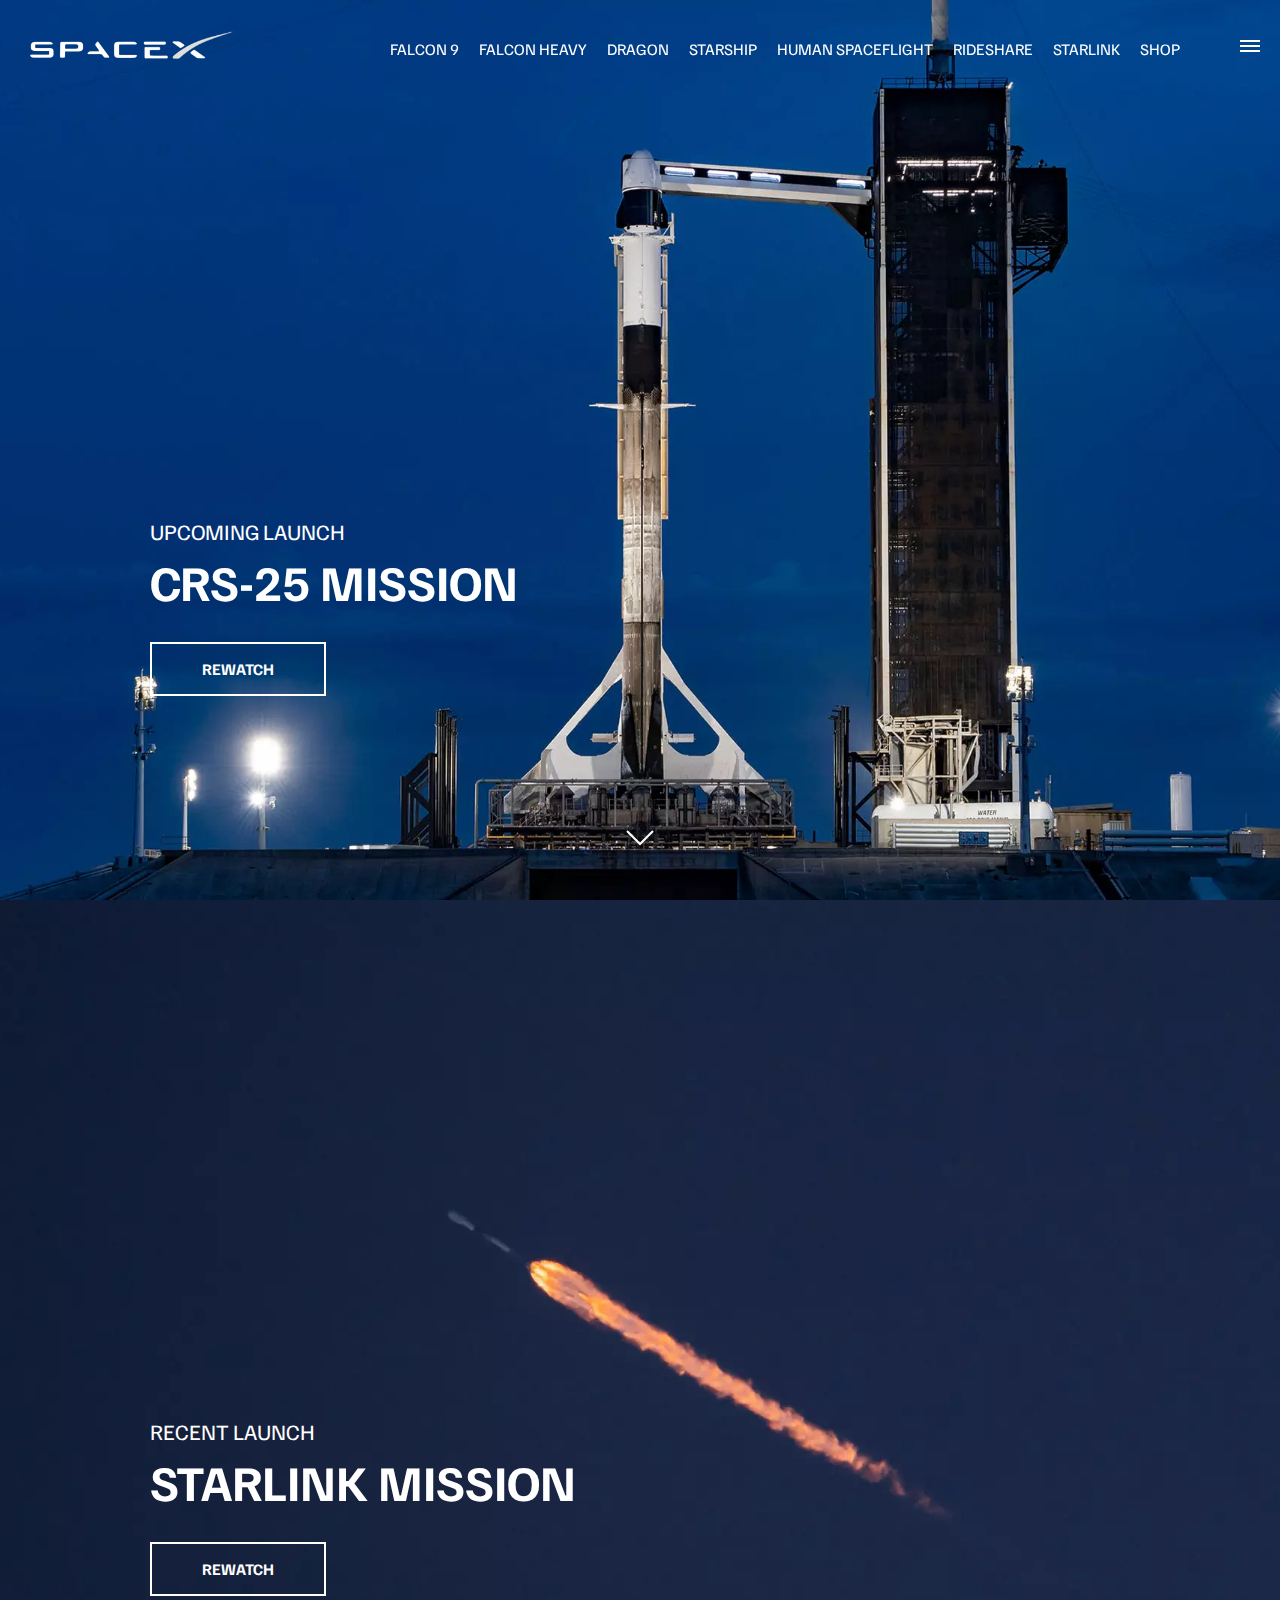
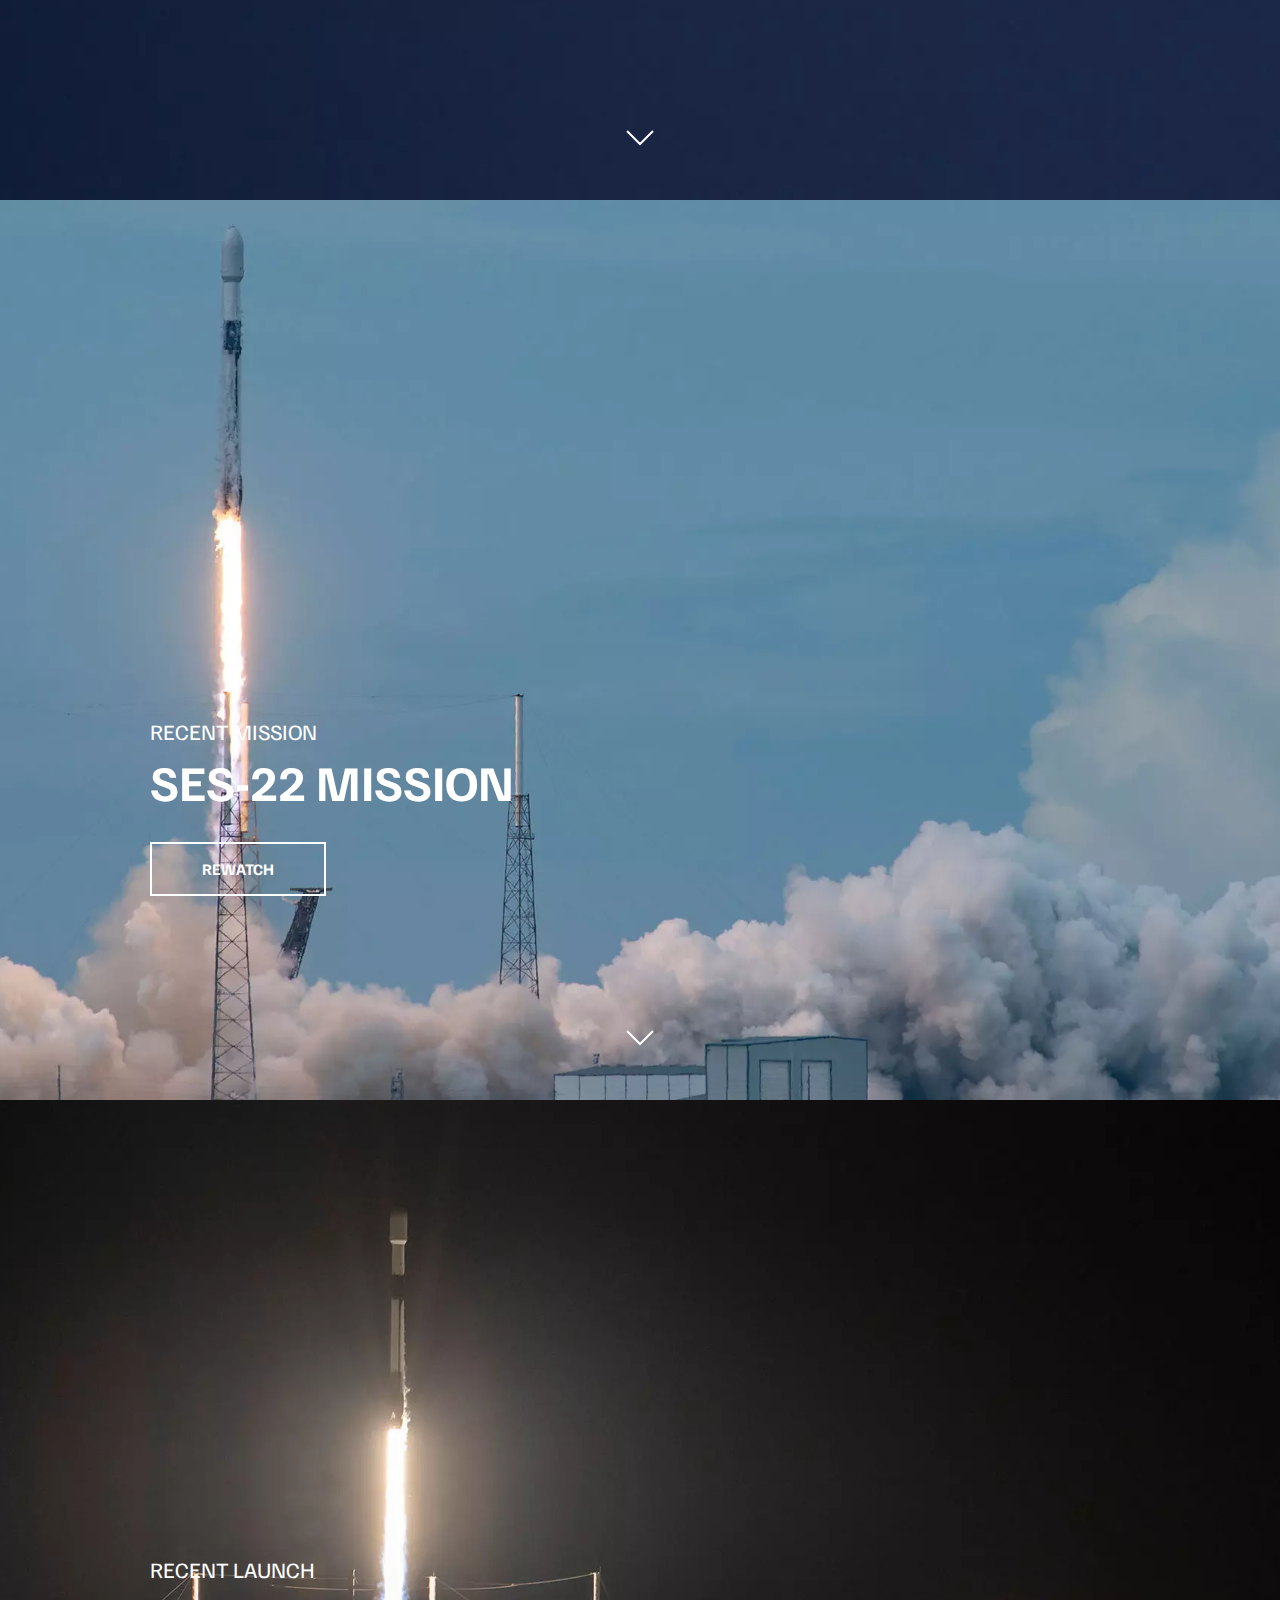
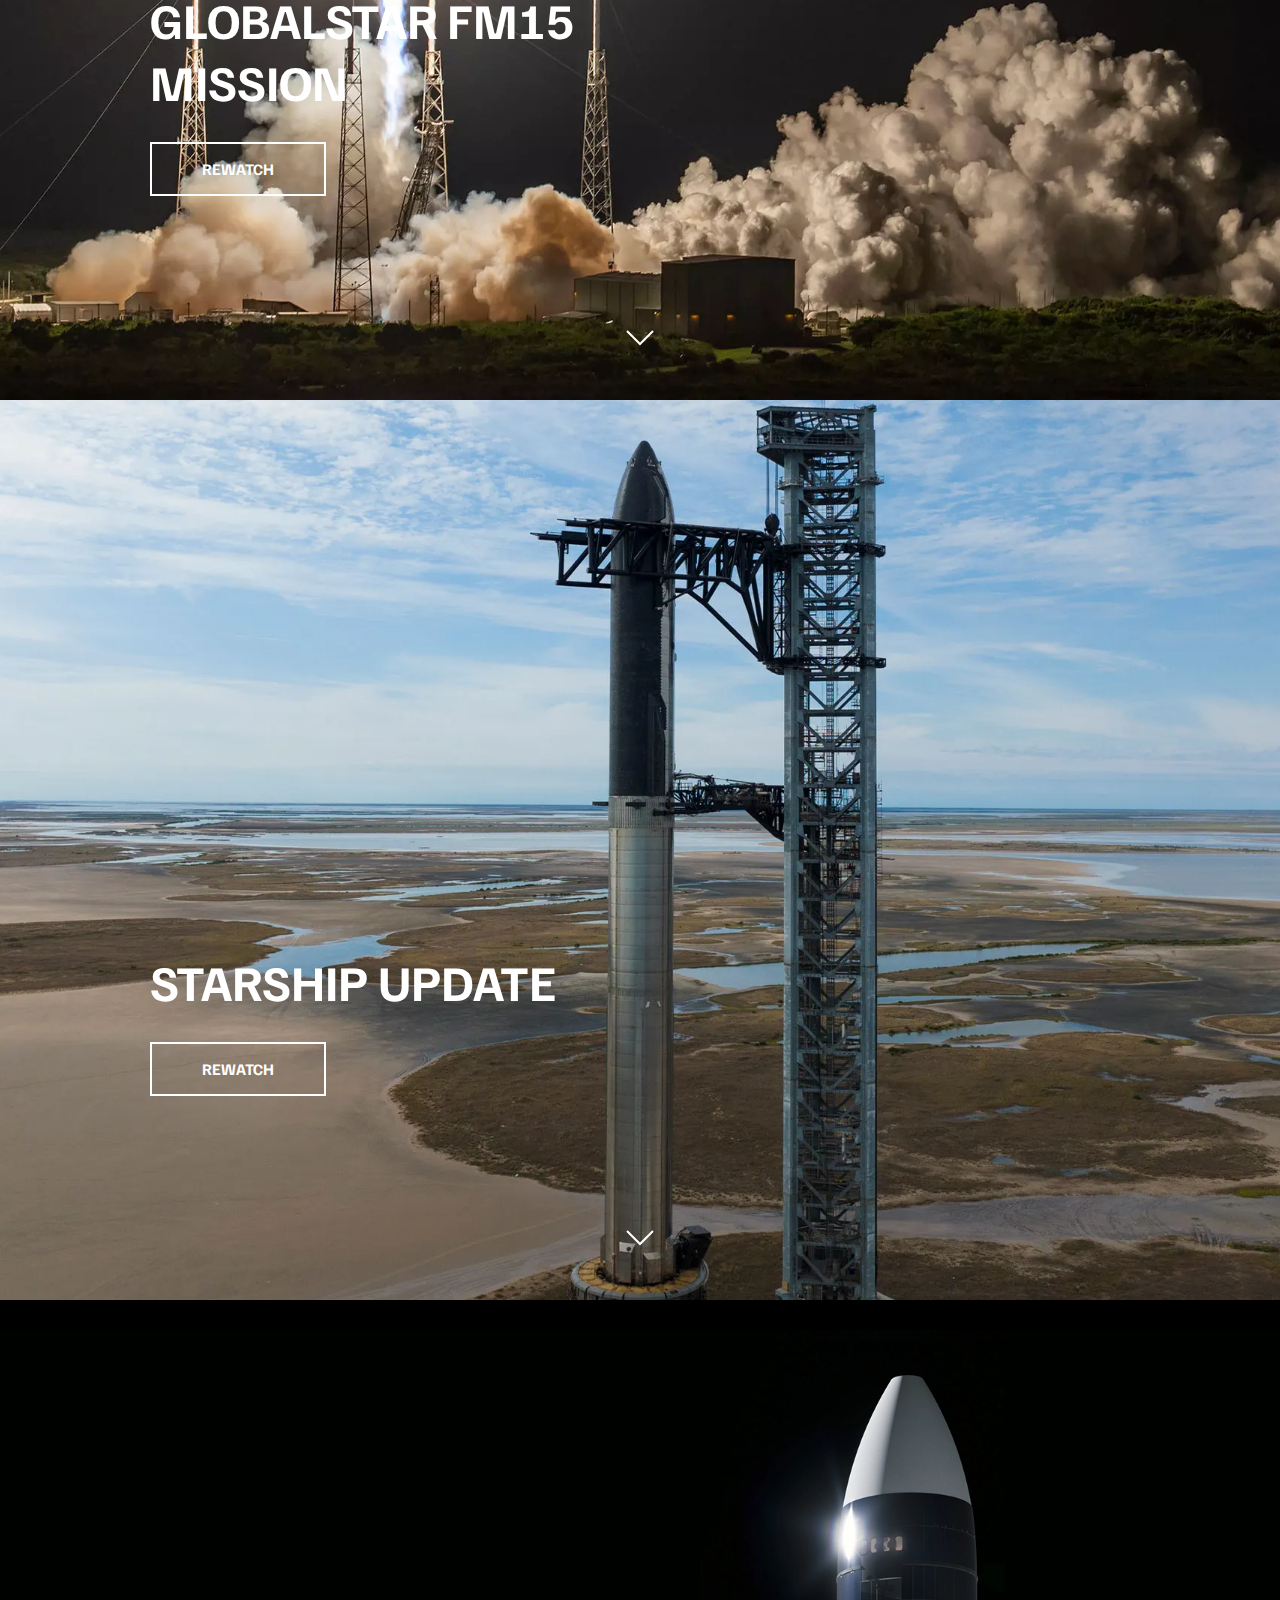
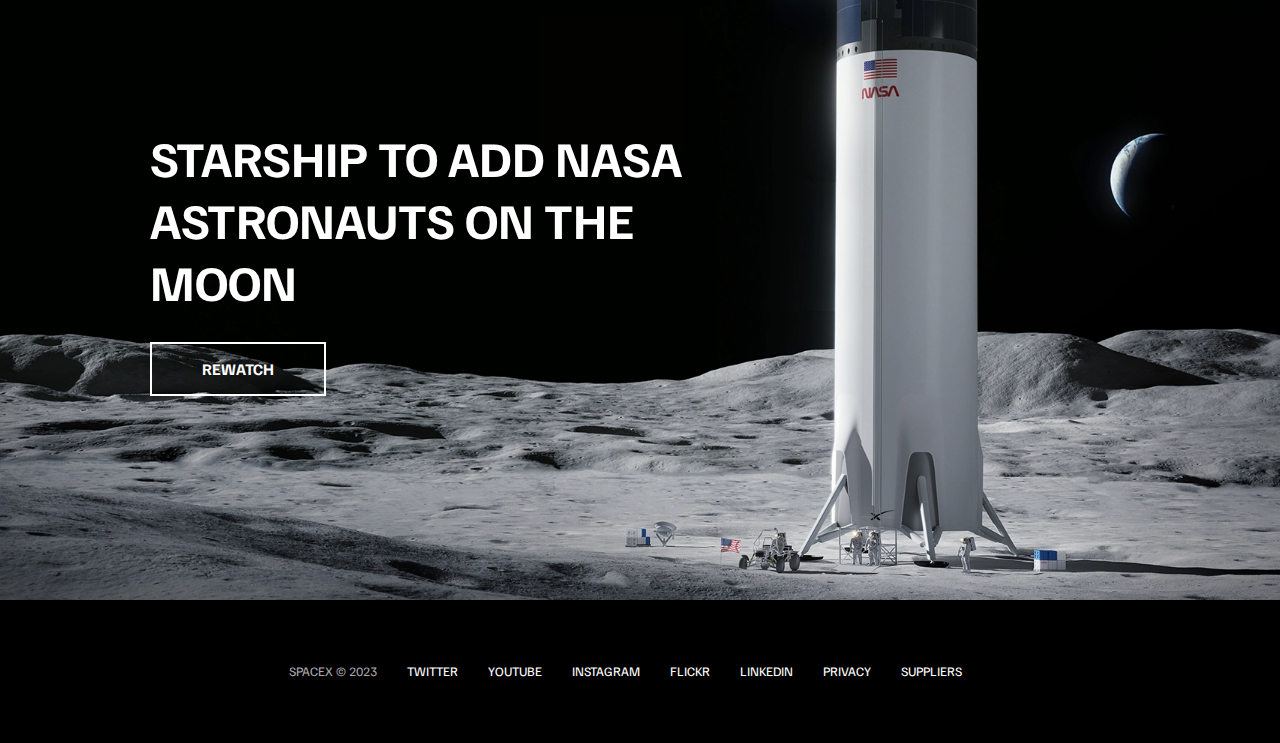
<file: index.html>
<!DOCTYPE html>
<html lang="en">
  <head>
    <meta charset="UTF-8" />
    <meta http-equiv="X-UA-Compatible" content="IE=edge" />
    <meta name="viewport" content="width=device-width, initial-scale=1.0" />
    <link rel="stylesheet" href="css/style.css" />
    <script src="js/script.js" defer></script>
    <title>SpaceX</title>
  </head>
  <body>
    <div id="overlay"></div>
    <div id="mobile-menu" class="mobile-main-menu">
      <ul>
        <li>
          <a href="#">Mission</a>
        </li>
        <li>
          <a href="#">Launches</a>
        </li>
        <li>
          <a href="#">Careers</a>
        </li>
        <li>
          <a href="#">Updates</a>
        </li>
        <li>
          <a href="#">Shop</a>
        </li>
        <li class="mobile-only"><a href="falcon9.html">Falcon 9</a></li>
        <li class="mobile-only">
          <a href="falcon-heavy.html">Falcon Heavy</a>
        </li>
        <li class="mobile-only">
          <a href="#">Dragon</a>
        </li>
        <li class="mobile-only">
          <a href="#">Starship</a>
        </li>
        <li class="mobile-only">
          <a href="#">Human Spaceflight</a>
        </li>
        <li class="mobile-only">
          <a href="#">Rideshare</a>
        </li>
        <li class="mobile-only">
          <a href="#">Starlink</a>
        </li>
      </ul>
    </div>
    <header class="main-header">
      <div class="logo">
        <a href="index.html">
          <img src="img/logo.png" alt="SpaceX" />
        </a>
      </div>
      <nav class="desktop-main-menu">
        <ul>
          <li><a href="falcon9.html">Falcon 9</a></li>
          <li><a href="falcon-heavy.html">Falcon Heavy</a></li>
          <li><a href="dragon.html">Dragon</a></li>
          <li><a href="#">Starship</a></li>
          <li><a href="#">Human Spaceflight</a></li>
          <li><a href="#">Rideshare</a></li>
          <li><a href="#">Starlink</a></li>
          <li><a href="#">Shop</a></li>
        </ul>
      </nav>
    </header>
    <!-- Hamburger Menu -->
    <button id="menu-btn" class="hamburger" type="button">
      <span class="hamburger-top"></span>
      <span class="hamburger-middle"></span>
      <span class="hamburger-bottom"></span>
    </button>
    <!-- Section A -->
    <section class="section-a">
      <div class="section-inner">
        <h4>Upcoming Launch</h4>
        <h2>CRS-25 Mission</h2>
        <a herf="#" class="btn">
          <div class="hover"></div>
          <span>Rewatch</span>
        </a>
      </div>
      <div class="scroll-arrow">
        <svg width="30px" height="20px">
          <path
            stroke="#ffffff"
            fill="none"
            stroke-width="2"
            d="M2.000,5.000 L15.000, 18.000 L28.000, 5.000"
          ></path>
        </svg>
      </div>
    </section>
    <!-- Section B -->
    <section class="section-b">
      <div class="section-inner">
        <h4>Recent Launch</h4>
        <h2>Starlink Mission</h2>
        <a herf="#" class="btn">
          <div class="hover"></div>
          <span>Rewatch</span>
        </a>
      </div>
      <div class="scroll-arrow">
        <svg width="30px" height="20px">
          <path
            stroke="#ffffff"
            fill="none"
            stroke-width="2"
            d="M2.000,5.000 L15.000, 18.000 L28.000, 5.000"
          ></path>
        </svg>
      </div>
    </section>
    <!-- Section C -->
    <section class="section-c">
      <div class="section-inner">
        <h4>Recent Mission</h4>
        <h2>SES-22 Mission</h2>
        <a herf="#" class="btn">
          <div class="hover"></div>
          <span>Rewatch</span>
        </a>
      </div>
      <div class="scroll-arrow">
        <svg width="30px" height="20px">
          <path
            stroke="#ffffff"
            fill="none"
            stroke-width="2"
            d="M2.000,5.000 L15.000, 18.000 L28.000, 5.000"
          ></path>
        </svg>
      </div>
    </section>
    <!-- Section D -->
    <section class="section-d">
      <div class="section-inner">
        <h4>Recent Launch</h4>
        <h2>Globalstar FM15 Mission</h2>
        <a herf="#" class="btn">
          <div class="hover"></div>
          <span>Rewatch</span>
        </a>
      </div>
      <div class="scroll-arrow">
        <svg width="30px" height="20px">
          <path
            stroke="#ffffff"
            fill="none"
            stroke-width="2"
            d="M2.000,5.000 L15.000, 18.000 L28.000, 5.000"
          ></path>
        </svg>
      </div>
    </section>
    <!-- Section E -->
    <section class="section-e">
      <div class="section-inner">
        <h2>Starship Update</h2>
        <a herf="#" class="btn">
          <div class="hover"></div>
          <span>Rewatch</span>
        </a>
      </div>
      <div class="scroll-arrow">
        <svg width="30px" height="20px">
          <path
            stroke="#ffffff"
            fill="none"
            stroke-width="2"
            d="M2.000,5.000 L15.000, 18.000 L28.000, 5.000"
          ></path>
        </svg>
      </div>
    </section>
    <!-- Section F -->
    <section class="section-f">
      <div class="section-inner">
        <h2>Starship to add NASA astronauts on the moon</h2>
        <a herf="#" class="btn">
          <div class="hover"></div>
          <span>Rewatch</span>
        </a>
      </div>
    </section>
    <!-- footer -->
    <footer>
      <ul>
        <li>SpaceX &copy; 2023</li>
        <li><a href="#">Twitter</a></li>
        <li><a href="#">YouTube</a></li>
        <li><a href="#">Instagram</a></li>
        <li><a href="#">Flickr</a></li>
        <li><a href="#">LinkedIn</a></li>
        <li><a href="#">Privacy</a></li>
        <li><a href="#">Suppliers</a></li>
      </ul>
    </footer>
  </body>
</html>
</file>
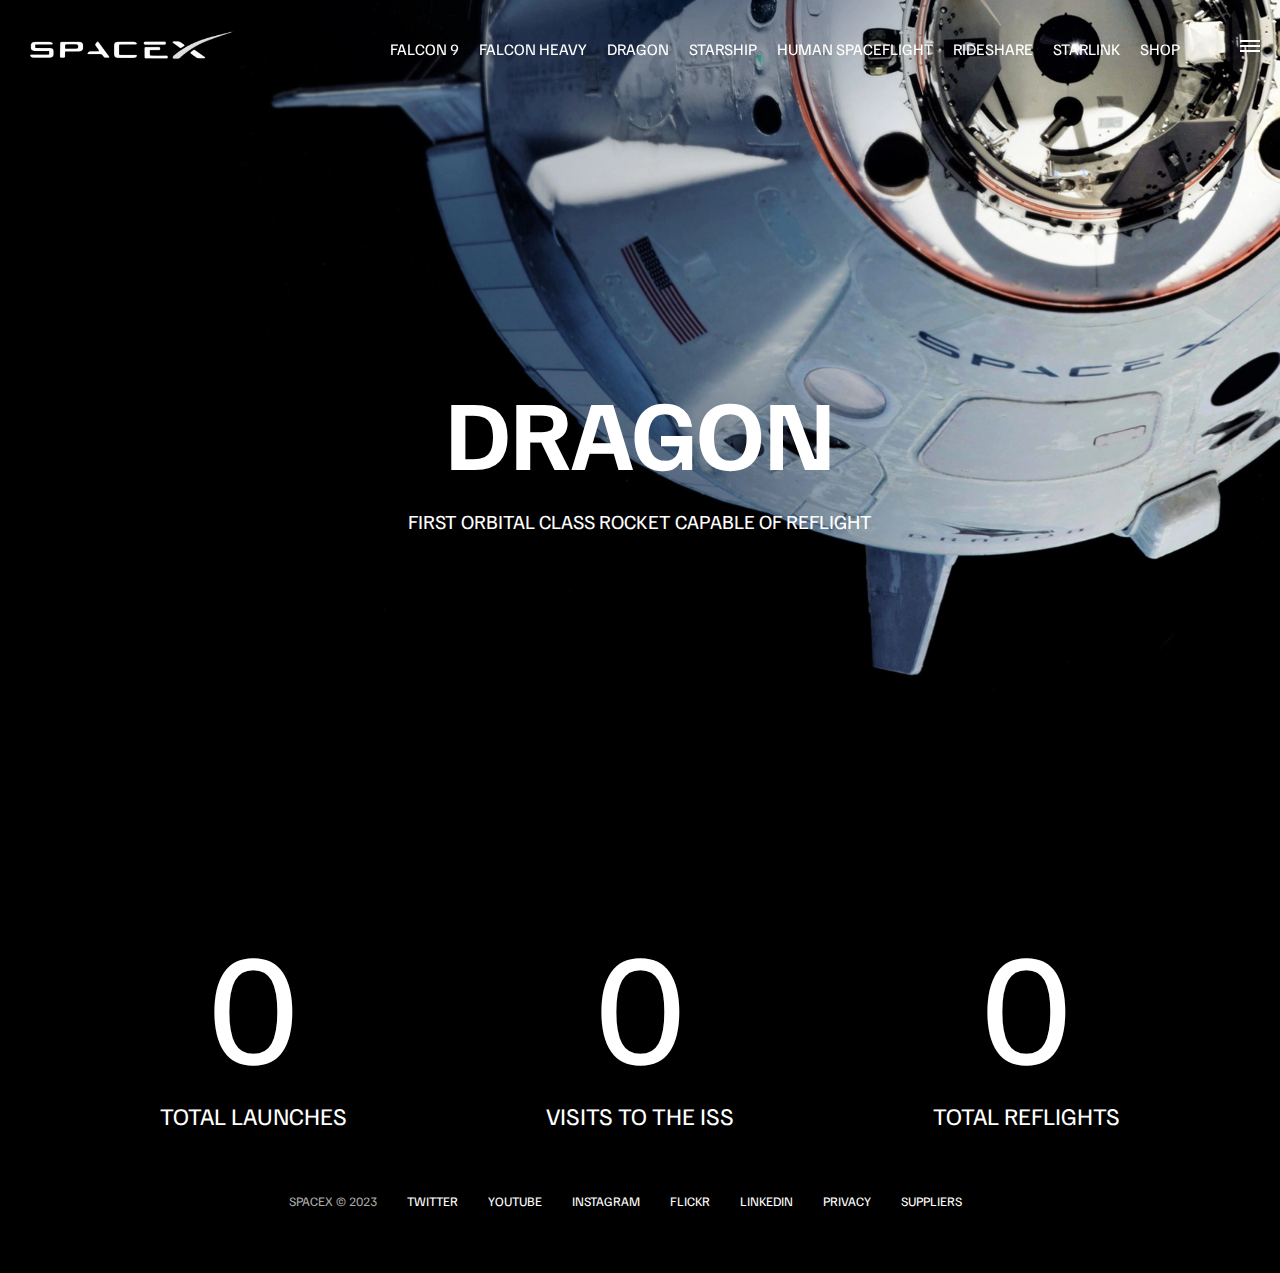
<file: dragon.html>
<!DOCTYPE html>
<html lang="en">
  <head>
    <meta charset="UTF-8" />
    <meta http-equiv="X-UA-Compatible" content="IE=edge" />
    <meta name="viewport" content="width=device-width, initial-scale=1.0" />
    <link rel="stylesheet" href="css/style.css" />
    <script src="js/script.js" defer></script>
    <title>SpaceX - Dragon</title>
  </head>
  <body>
    <div id="overlay"></div>
    <div id="mobile-menu" class="mobile-main-menu">
      <ul>
        <li>
          <a href="#">Mission</a>
        </li>
        <li>
          <a href="#">Launches</a>
        </li>
        <li>
          <a href="#">Careers</a>
        </li>
        <li>
          <a href="#">Updates</a>
        </li>
        <li>
          <a href="#">Shop</a>
        </li>
        <li class="mobile-only"><a href="falcon9.html">Falcon 9</a></li>
        <li class="mobile-only">
          <a href="falcon-heavy.html">Falcon Heavy</a>
        </li>
        <li class="mobile-only">
          <a href="#">Dragon</a>
        </li>
        <li class="mobile-only">
          <a href="#">Starship</a>
        </li>
        <li class="mobile-only">
          <a href="#">Human Spaceflight</a>
        </li>
        <li class="mobile-only">
          <a href="#">Rideshare</a>
        </li>
        <li class="mobile-only">
          <a href="#">Starlink</a>
        </li>
      </ul>
    </div>
    <header class="main-header">
      <div class="logo">
        <a href="index.html">
          <img src="img/logo.png" alt="SpaceX" />
        </a>
      </div>
      <nav class="desktop-main-menu">
        <ul>
          <li><a href="falcon9.html">Falcon 9</a></li>
          <li><a href="falcon-heavy.html">Falcon Heavy</a></li>
          <li><a href="dragon.html">Dragon</a></li>
          <li><a href="#">Starship</a></li>
          <li><a href="#">Human Spaceflight</a></li>
          <li><a href="#">Rideshare</a></li>
          <li><a href="#">Starlink</a></li>
          <li><a href="#">Shop</a></li>
        </ul>
      </nav>
    </header>
    <!-- Hamburger Menu -->
    <button id="menu-btn" class="hamburger" type="button">
      <span class="hamburger-top"></span>
      <span class="hamburger-middle"></span>
      <span class="hamburger-bottom"></span>
    </button>
    <section class="section-animate bg-dragon"></section>
    <div class="section-inner-center">
      <h3>Dragon</h3>
      <p>FIRST ORBITAL CLASS ROCKET CAPABLE OF REFLIGHT</p>
    </div>
    <div class="stats">
      <div>
        <span class="counter" data-target="37">0</span>
        <h4>Total Launches</h4>
      </div>
      <div>
        <span class="counter" data-target="33">0</span>
        <h4>Visits to the ISS</h4>
      </div>
      <div>
        <span class="counter" data-target="16">0</span>
        <h4>Total Reflights</h4>
      </div>
    </div>
    <!-- footer -->
    <footer>
      <ul>
        <li>SpaceX &copy; 2023</li>
        <li><a href="#">Twitter</a></li>
        <li><a href="#">YouTube</a></li>
        <li><a href="#">Instagram</a></li>
        <li><a href="#">Flickr</a></li>
        <li><a href="#">LinkedIn</a></li>
        <li><a href="#">Privacy</a></li>
        <li><a href="#">Suppliers</a></li>
      </ul>
    </footer>
  </body>
</html>
</file>
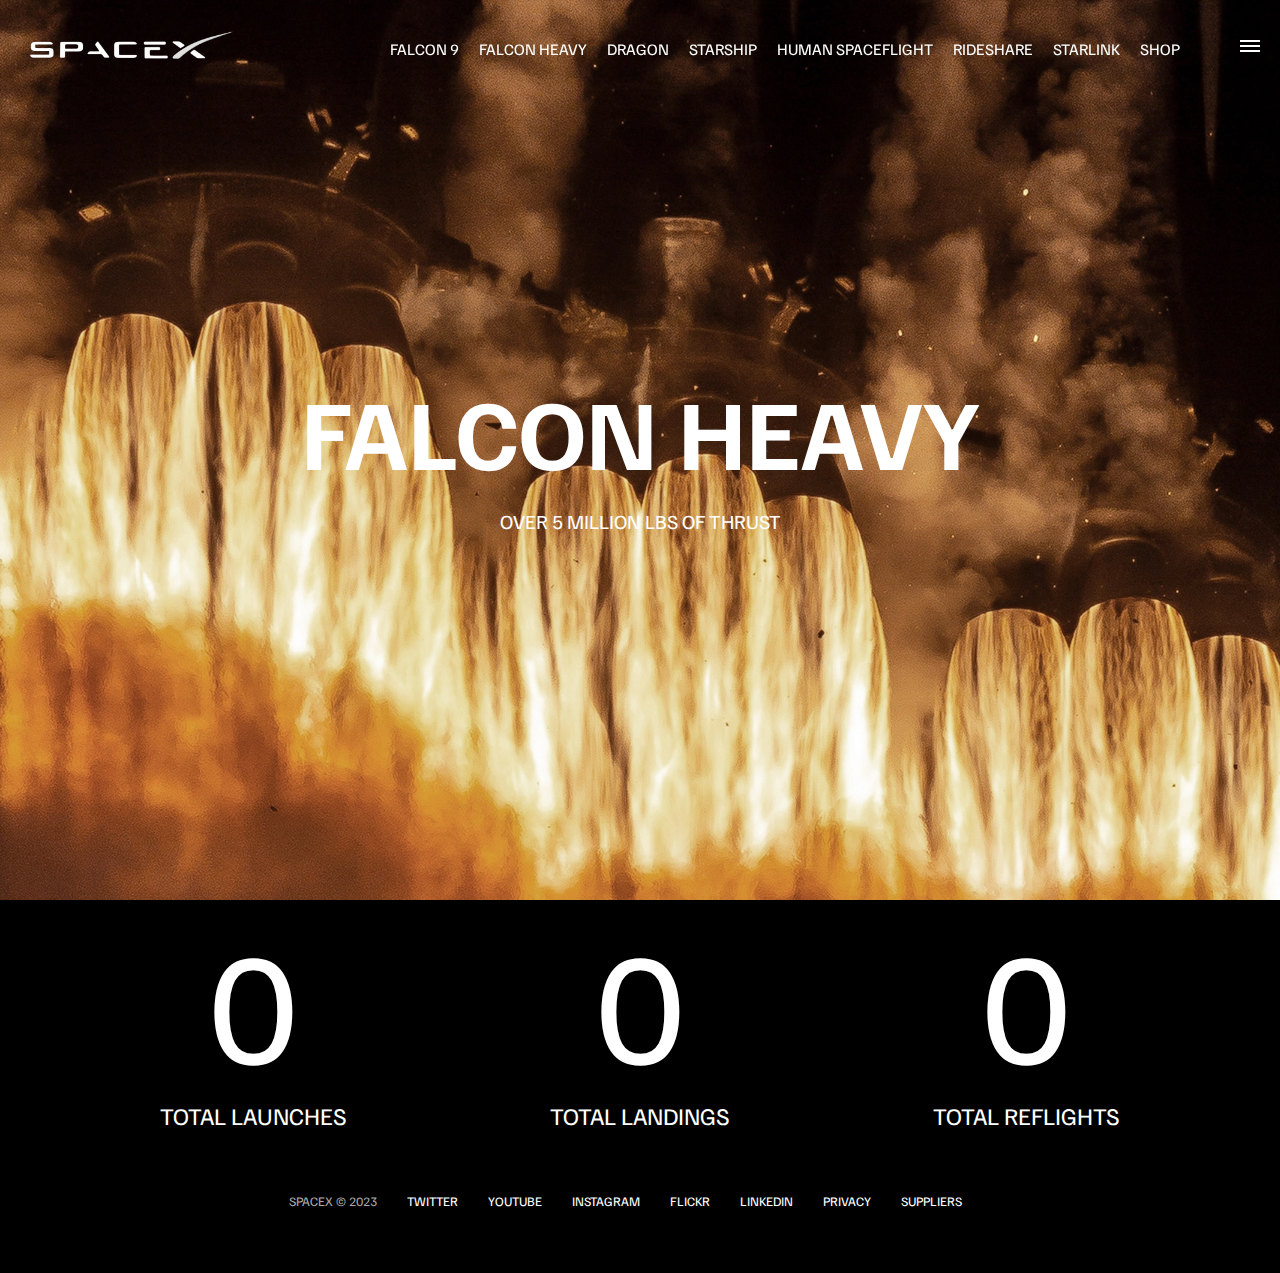
<file: falcon-heavy.html>
<!DOCTYPE html>
<html lang="en">
  <head>
    <meta charset="UTF-8" />
    <meta http-equiv="X-UA-Compatible" content="IE=edge" />
    <meta name="viewport" content="width=device-width, initial-scale=1.0" />
    <link rel="stylesheet" href="css/style.css" />
    <script src="js/script.js" defer></script>
    <title>SpaceX - Falcon Heavy</title>
  </head>
  <body>
    <div id="overlay"></div>
    <div id="mobile-menu" class="mobile-main-menu">
      <ul>
        <li>
          <a href="#">Mission</a>
        </li>
        <li>
          <a href="#">Launches</a>
        </li>
        <li>
          <a href="#">Careers</a>
        </li>
        <li>
          <a href="#">Updates</a>
        </li>
        <li>
          <a href="#">Shop</a>
        </li>
        <li class="mobile-only"><a href="falcon9.html">Falcon Heavy</a></li>
        <li class="mobile-only">
          <a href="falcon-heavy.html">Falcon Heavy</a>
        </li>
        <li class="mobile-only">
          <a href="#">Dragon</a>
        </li>
        <li class="mobile-only">
          <a href="#">Starship</a>
        </li>
        <li class="mobile-only">
          <a href="#">Human Spaceflight</a>
        </li>
        <li class="mobile-only">
          <a href="#">Rideshare</a>
        </li>
        <li class="mobile-only">
          <a href="#">Starlink</a>
        </li>
      </ul>
    </div>
    <header class="main-header">
      <div class="logo">
        <a href="index.html">
          <img src="img/logo.png" alt="SpaceX" />
        </a>
      </div>
      <nav class="desktop-main-menu">
        <ul>
          <li><a href="falcon9.html">Falcon 9</a></li>
          <li><a href="falcon-heavy.html">Falcon Heavy</a></li>
          <li><a href="dragon.html">Dragon</a></li>
          <li><a href="#">Starship</a></li>
          <li><a href="#">Human Spaceflight</a></li>
          <li><a href="#">Rideshare</a></li>
          <li><a href="#">Starlink</a></li>
          <li><a href="#">Shop</a></li>
        </ul>
      </nav>
    </header>
    <!-- Hamburger Menu -->
    <button id="menu-btn" class="hamburger" type="button">
      <span class="hamburger-top"></span>
      <span class="hamburger-middle"></span>
      <span class="hamburger-bottom"></span>
    </button>
    <section class="section-animate bg-falcon-heavy"></section>
    <div class="section-inner-center">
      <h3>Falcon Heavy</h3>
      <p>OVER 5 MILLION LBS OF THRUST</p>
    </div>
    <div class="stats">
      <div>
        <span class="counter" data-target="5">0</span>
        <h4>Total Launches</h4>
      </div>
      <div>
        <span class="counter" data-target="11">0</span>
        <h4>Total Landings</h4>
      </div>
      <div>
        <span class="counter" data-target="6">0</span>
        <h4>Total Reflights</h4>
      </div>
    </div>
    <!-- footer -->
    <footer>
      <ul>
        <li>SpaceX &copy; 2023</li>
        <li><a href="#">Twitter</a></li>
        <li><a href="#">YouTube</a></li>
        <li><a href="#">Instagram</a></li>
        <li><a href="#">Flickr</a></li>
        <li><a href="#">LinkedIn</a></li>
        <li><a href="#">Privacy</a></li>
        <li><a href="#">Suppliers</a></li>
      </ul>
    </footer>
  </body>
</html>
</file>
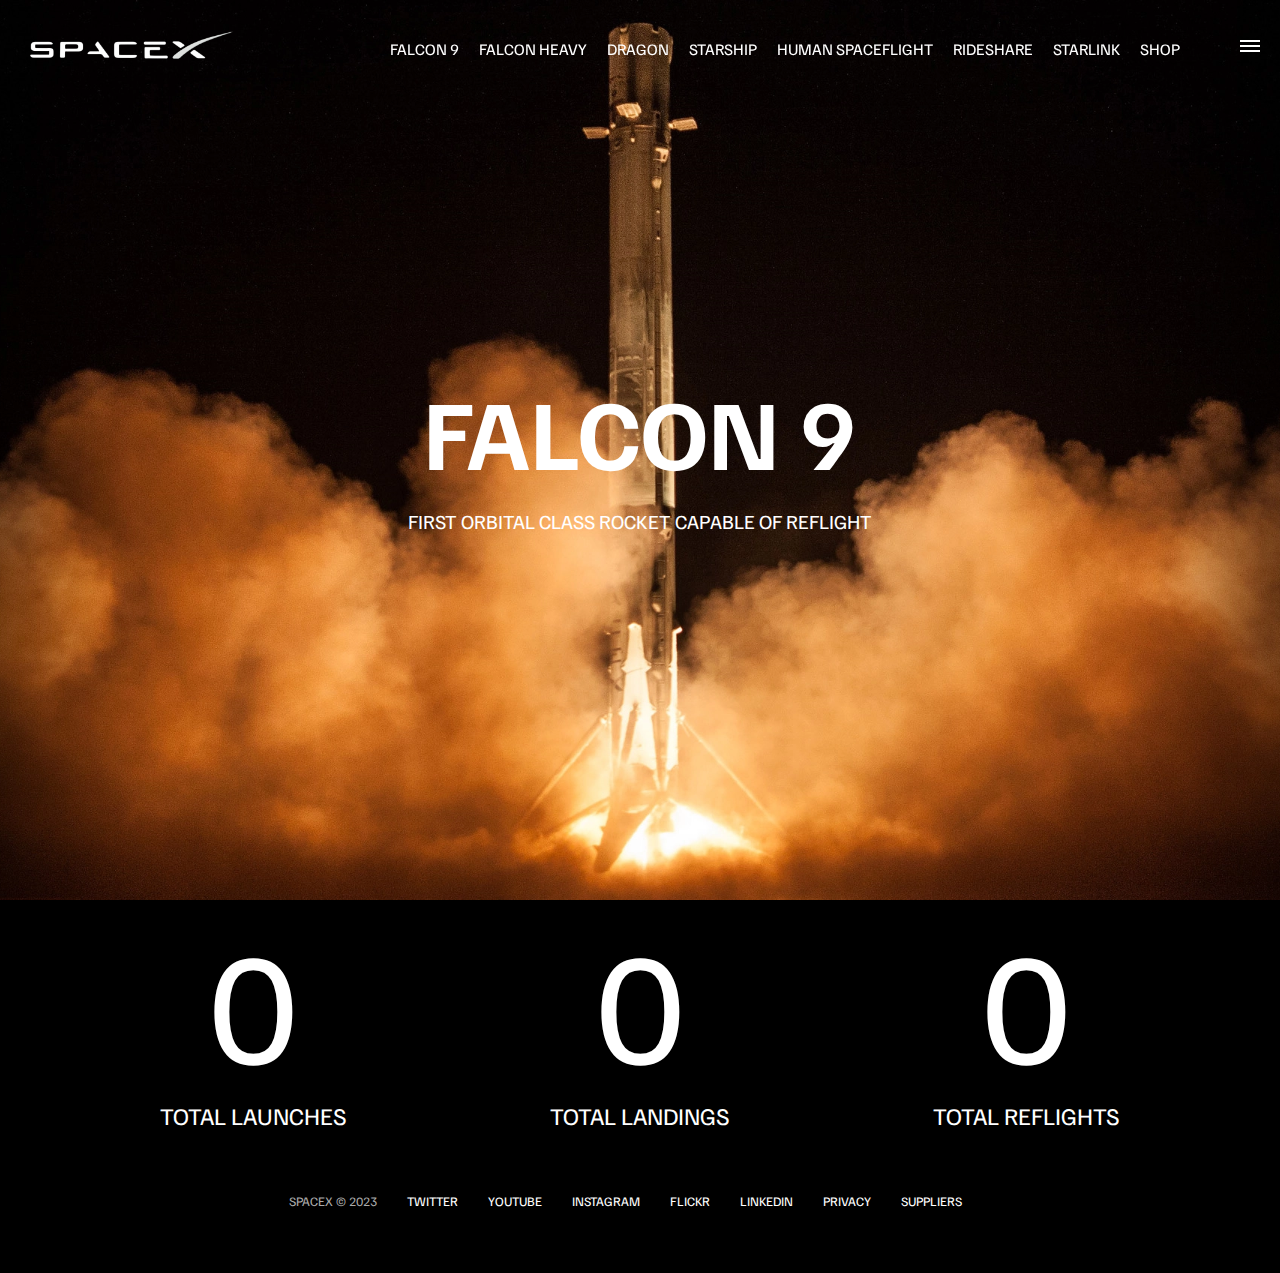
<file: falcon9.html>
<!DOCTYPE html>
<html lang="en">
  <head>
    <meta charset="UTF-8" />
    <meta http-equiv="X-UA-Compatible" content="IE=edge" />
    <meta name="viewport" content="width=device-width, initial-scale=1.0" />
    <link rel="stylesheet" href="css/style.css" />
    <script src="js/script.js" defer></script>
    <title>SpaceX - Falcon9</title>
  </head>
  <body>
    <div id="overlay"></div>
    <div id="mobile-menu" class="mobile-main-menu">
      <ul>
        <li>
          <a href="#">Mission</a>
        </li>
        <li>
          <a href="#">Launches</a>
        </li>
        <li>
          <a href="#">Careers</a>
        </li>
        <li>
          <a href="#">Updates</a>
        </li>
        <li>
          <a href="#">Shop</a>
        </li>
        <li class="mobile-only"><a href="falcon9.html">Falcon 9</a></li>
        <li class="mobile-only">
          <a href="falcon-heavy.html">Falcon Heavy</a>
        </li>
        <li class="mobile-only">
          <a href="#">Dragon</a>
        </li>
        <li class="mobile-only">
          <a href="#">Starship</a>
        </li>
        <li class="mobile-only">
          <a href="#">Human Spaceflight</a>
        </li>
        <li class="mobile-only">
          <a href="#">Rideshare</a>
        </li>
        <li class="mobile-only">
          <a href="#">Starlink</a>
        </li>
      </ul>
    </div>
    <header class="main-header">
      <div class="logo">
        <a href="index.html">
          <img src="img/logo.png" alt="SpaceX" />
        </a>
      </div>
      <nav class="desktop-main-menu">
        <ul>
          <li><a href="falcon9.html">Falcon 9</a></li>
          <li><a href="falcon-heavy.html">Falcon Heavy</a></li>
          <li><a href="dragon.html">Dragon</a></li>
          <li><a href="#">Starship</a></li>
          <li><a href="#">Human Spaceflight</a></li>
          <li><a href="#">Rideshare</a></li>
          <li><a href="#">Starlink</a></li>
          <li><a href="#">Shop</a></li>
        </ul>
      </nav>
    </header>
    <!-- Hamburger Menu -->
    <button id="menu-btn" class="hamburger" type="button">
      <span class="hamburger-top"></span>
      <span class="hamburger-middle"></span>
      <span class="hamburger-bottom"></span>
    </button>
    <section class="section-animate bg-falcon-9"></section>
    <div class="section-inner-center">
      <h3>Falcon 9</h3>
      <p>First orbital class rocket capable of reflight</p>
    </div>
    <div class="stats">
      <div>
        <span class="counter" data-target="200">0</span>
        <h4>Total Launches</h4>
      </div>
      <div>
        <span class="counter" data-target="158">0</span>
        <h4>Total Landings</h4>
      </div>
      <div>
        <span class="counter" data-target="136">0</span>
        <h4>Total Reflights</h4>
      </div>
    </div>
    <!-- footer -->
    <footer>
      <ul>
        <li>SpaceX &copy; 2023</li>
        <li><a href="#">Twitter</a></li>
        <li><a href="#">YouTube</a></li>
        <li><a href="#">Instagram</a></li>
        <li><a href="#">Flickr</a></li>
        <li><a href="#">LinkedIn</a></li>
        <li><a href="#">Privacy</a></li>
        <li><a href="#">Suppliers</a></li>
      </ul>
    </footer>
  </body>
</html>
</file>
<file: css/style.css>
@import url("https://fonts.googleapis.com/css2?family=Familjen+Grotesk:wght@400;500;600;700&display=swap");

*,
*::before,
*::after {
  margin: 0;
  padding: 0;
  box-sizing: border-box;
}

body {
  font-family: "Familjen Grotesk", sans-serif;
  background: #000;
  color: #fff;
}

a {
  text-decoration: none;
  color: #fff;
}

ul {
  list-style: none;
}

/* Header/Navbar */
.main-header {
  position: fixed;
  top: 0;
  left: 0;
  width: 100%;
  z-index: 3;
  display: flex;
  justify-content: space-between;
  align-items: center;
  text-transform: uppercase;
  height: 100px;
  padding: 0 30px;
}

/* Logo */
.logo {
  width: 210px;
  height: auto;
}

.logo img {
  display: block;
  width: 100%;
  height: auto;
}

/* Desktop Menu */
.desktop-main-menu {
  margin-right: 50px;
}

.desktop-main-menu ul {
  display: flex;
}

.desktop-main-menu ul li {
  position: relative;
  margin-right: 20px;
  padding-bottom: 2px;
}

/* Menu item bottom border */
.desktop-main-menu ul li a::after {
  content: "";
  position: absolute;
  bottom: 0;
  left: 0;
  width: 100%;
  height: 1px;
  background: #fff;
  transform: scaleX(0);
  transition: transform 0.6s cubic-bezier(0.19, 1, 0.22, 1);
  transform-origin: right center;
}

.desktop-main-menu ul li a:hover::after {
  transform: scaleX(1);
  transform-origin: left center;
  transition-duration: 0.4s;
}

/* Sections */
section {
  position: relative;
  height: 100vh;
  background-position: center center;
  background-repeat: no-repeat;
  background-size: cover;
  text-transform: uppercase;
}

.section-inner {
  position: absolute;
  bottom: 200px;
  left: 150px;
  max-width: 560px;
}

.section-inner h4 {
  font-size: 22px;
  margin-bottom: 5px;
  font-weight: 300;
  animation: fadeInUp 0.5s ease-in-out;
}

.section-inner h2 {
  font-size: 50px;
  margin-bottom: 20px;
  font-weight: 700;
  animation: fadeInUp 0.5s ease-in-out 0.2s;
  /* Stop from showing at start */
  animation-fill-mode: both;
}

.section-inner a {
  animation: fadeInUp 0.5s ease-in-out 0.4s;
  /* Stop from showing at start */
  animation-fill-mode: both;
}

/* Background images */
.section-a {
  background-image: url("../img/section-a.webp");
}

.section-b {
  background-image: url("../img/section-b.webp");
}

.section-c {
  background-image: url("../img/section-c.webp");
}

.section-d {
  background-image: url("../img/section-d.webp");
}

.section-e {
  background-image: url("../img/section-e.webp");
}

.section-f {
  background-image: url("../img/section-f.webp");
}

.btn {
  position: relative;
  display: inline-block;
  cursor: pointer;
  text-align: center;
  min-width: 130px;
  padding: 15px 50px;
  margin-top: 10px;
  border: 2px solid #fff;
  text-transform: uppercase;
  font-weight: bold;
  overflow: hidden;
  z-index: 2;
}

.btn:hover span {
  color: #000;
}

.btn .hover {
  position: absolute;
  top: 0;
  left: 0;
  width: 100%;
  height: 100%;
  background-color: #fff;
  color: #000;
  z-index: -1;
  transform: translateY(100%);
  transition: transform 0.6s cubic-bezier(0.19, 1, 0.22, 1);
}

.btn:hover .hover {
  transform: translateY(0);
}

.scroll-arrow {
  position: absolute;
  bottom: 50px;
  left: 50%;
  transform: translateX(-50%);
  animation: fadeBounce 5s infinite;
}

/* Footer */
footer {
  position: relative;
  padding: 55px 0;
}

footer ul {
  display: flex;
  justify-content: center;
  align-items: center;
  flex-wrap: wrap;
}

footer ul li {
  margin-right: 30px;
  color: #aaa;
  text-transform: uppercase;
  font-size: 13px;
  line-height: 2.5;
}

footer ul li a {
  color: #fff;
  transition: color 0.6s;
}

footer ul li a:hover {
  color: #aaa;
}

/* Hamburger Menu */
.hamburger {
  position: fixed;
  top: 40px;
  right: 20px;
  z-index: 10;
  cursor: pointer;
  width: 20px;
  height: 20px;
  background: none;
  border: none;
}

.hamburger-top,
.hamburger-middle,
.hamburger-bottom {
  position: absolute;
  width: 20px;
  height: 2px;
  top: 0;
  left: 0;
  background: #fff;
  transition: all 0.5s;
}

.hamburger-middle {
  transform: translateY(5px);
}

.hamburger-bottom {
  transform: translateY(10px);
}

/* Transition hamburger to X when open */
.open {
  transform: rotate(90deg);
}

.open .hamburger-top {
  transform: rotate(45deg) translateY(6px) translateX(6px);
}

.open .hamburger-middle {
  display: none;
}

.open .hamburger-bottom {
  transform: rotate(-45deg) translateY(6px) translateX(-6px);
}

/* Overlay */
.overlay-show {
  position: fixed;
  top: 0;
  left: 0;
  width: 100%;
  height: 100%;
  background-color: rgba(0, 0, 0, 0.5);
  z-index: 3;
}

/* Stop body scroll */
.stop-scrolling {
  overflow: hidden;
}

/* Hide mobile main menu items */
.mobile-only {
  display: none;
}

/* Mobile menu */
.mobile-main-menu {
  position: fixed;
  top: 0;
  right: 0;
  width: 350px;
  height: 100%;
  z-index: 4;
  background: #000;
  display: flex;
  align-items: center;
  justify-content: center;
  transform: translateX(100%);
  transition: transform 0.6s cubic-bezier(0.19, 1, 0.22, 1);
}

/* Bring menu from right */
.show-menu {
  transform: translateX(0);
}

.mobile-main-menu ul {
  display: flex;
  flex-direction: column;
  align-items: end;
  justify-content: center;
  padding: 50px;
  width: 100%;
}

.mobile-main-menu ul li {
  margin-bottom: 20px;
  font-size: 18px;
  text-transform: uppercase;
  border-bottom: 1px #555 dotted;
  width: 100%;
  text-align: right;
  padding-bottom: 8px;
}

.mobile-main-menu ul li a {
  color: #fff;
  transition: color 0.6s;
}

.mobile-main-menu ul li a:hover {
  color: #aaa;
}

/* Inner Pages */
.bg-falcon-9 {
  background-image: url("../img/falcon-9.webp");
}

.bg-falcon-heavy {
  background-image: url("../img/falcon-heavy.webp");
}

.bg-dragon {
  background-image: url("../img/dragon.webp");
}


.section-animate {
  animation: fadeIn 2s ease-in-out;
}

.section-inner-center {
  position: absolute;
  top: 50%;
  left: 50%;
  transform: translate(-50%, -50%);
  text-transform: uppercase;
  text-align: center;
  width: 80%
}

.section-inner-center h3 {
  font-size: 100px;
  margin-bottom: 15px;
  animation: fadeInUp 0.5s ease-in-out;
}

.section-inner-center p {
  font-size: 20px;
  animation: fadeInUp 0.5s ease-in-out 0.2s;
  animation-fill-mode: both;
}

/* Stats */
.stats {
  max-width: 960px;
  margin: 0 auto;
  display: flex;
  align-items: center;
  justify-content: space-between;
  text-align: center;
  text-transform: uppercase;
}

.stats div span {
  font-size: 160px;
}

.stats div h4 {
  font-size: 24px;
  font-weight: 300;
}

/* Animations */

@keyframes fadeInUp {
  0% {
    opacity: 0;
    transform: translateY(140px);
  }

  100% {
    opacity: 1;
    transform: translateY(0);
  }
}

@keyframes fadeIn {
  0% {
    opacity: 0;
  }

  100% {
    opacity: 1;
  }
}

@keyframes fadeBounce {
  0%,
  20%,
  50%,
  80%,
  100% {
    opacity: 0;
    transform: translateY(-20px);
  }

  40% {
    opacity: 1;
    transform: translateY(0);
  }
}

/* Media Queries */

@media (max-width: 960px) {
  /* Hide desktop menu */
  .desktop-main-menu {
    display: none;
  }

  /* Show main mobile items */
  .mobile-only {
    display: block;
  }

  .section-inner-center h3 {
    font-size: 75px;
  }
}

@media (max-width: 600px) {
  .section-inner {
    bottom: 75px;
    left: 20px;
  }

  .section-inner h2 {
    font-size: 40px;
  }

  footer ul li:first-child {
    position: absolute;
    top: 30px;
    transform: translateY(-50%, -50%);
  }

  footer ul li {
    margin-right: 20px;
  }

  .logo {
    width: 150px;
    margin: auto;
  }

  .section-inner-center h3 {
    font-size: 50px;
  }

  /* Stats */
  .stats {
    flex-direction: column;
  }

  .stats div {
    margin-bottom: 20px;
  }
}
</file>
